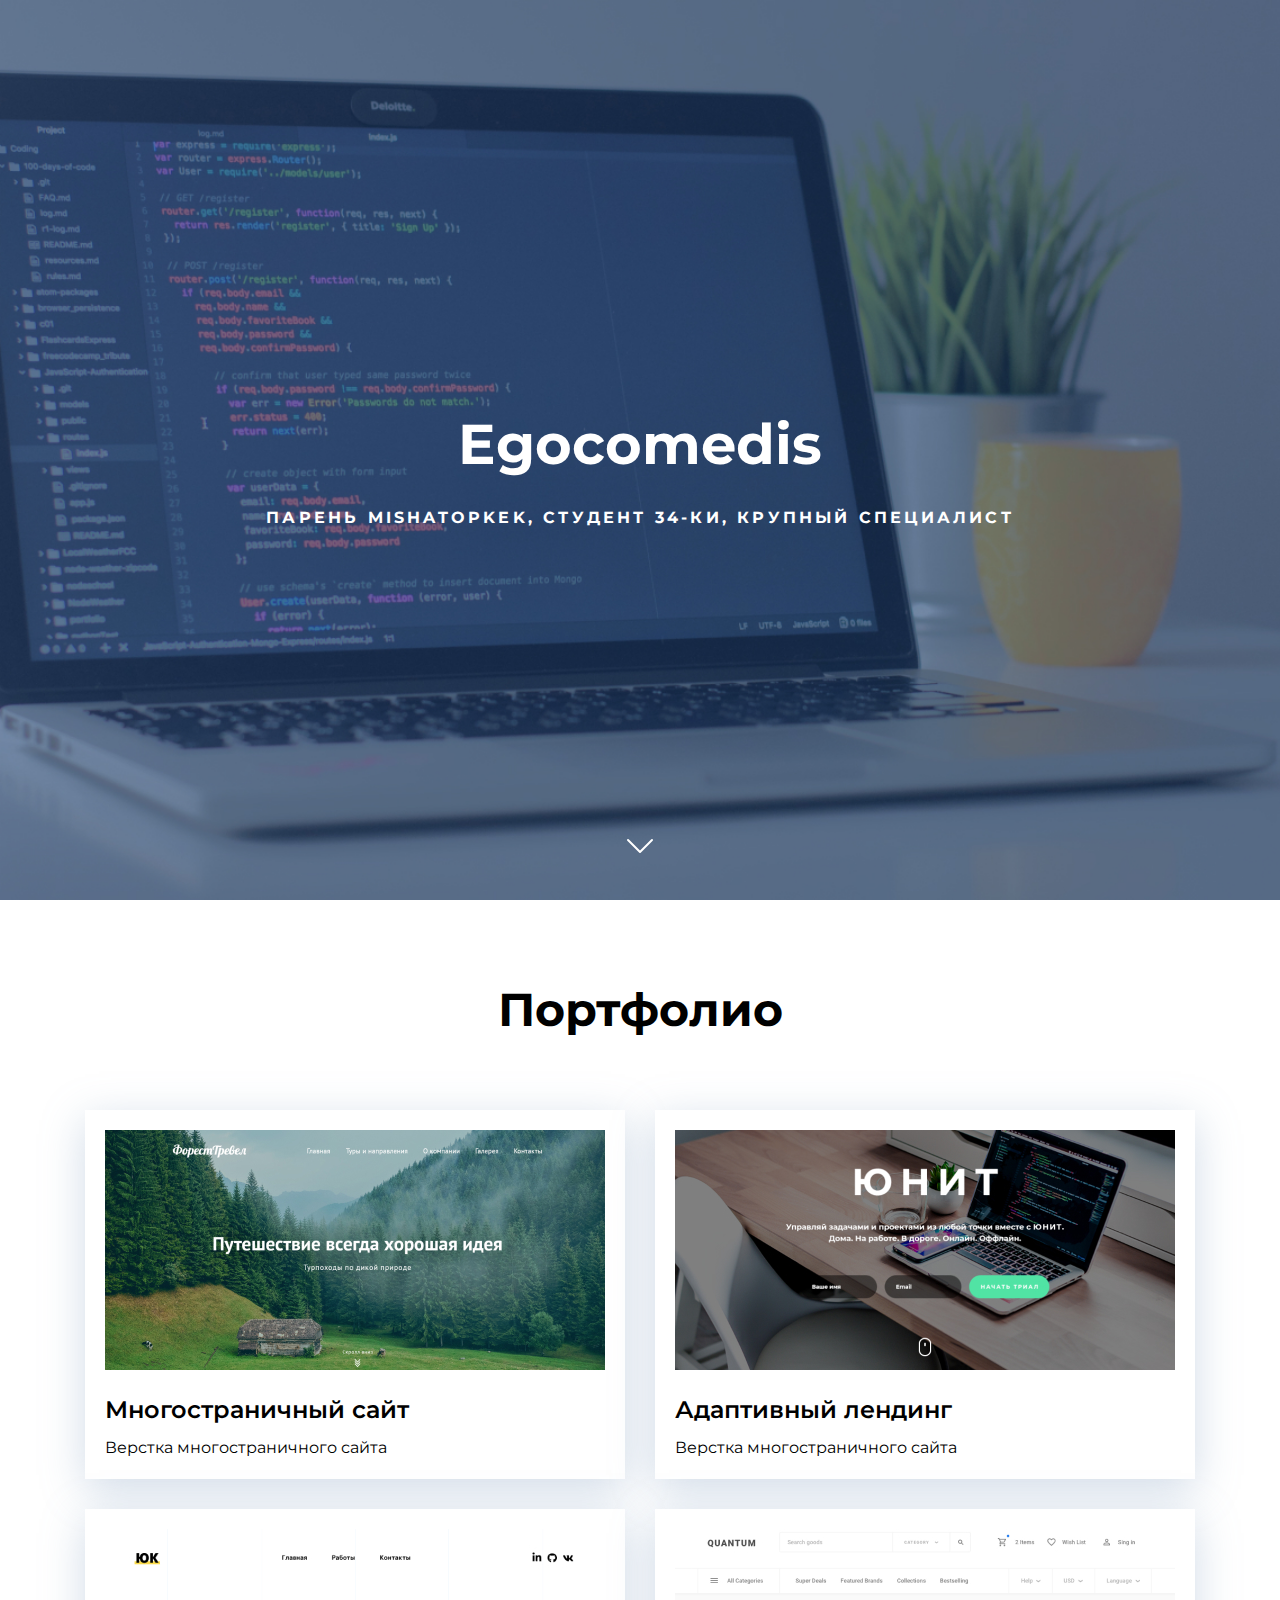
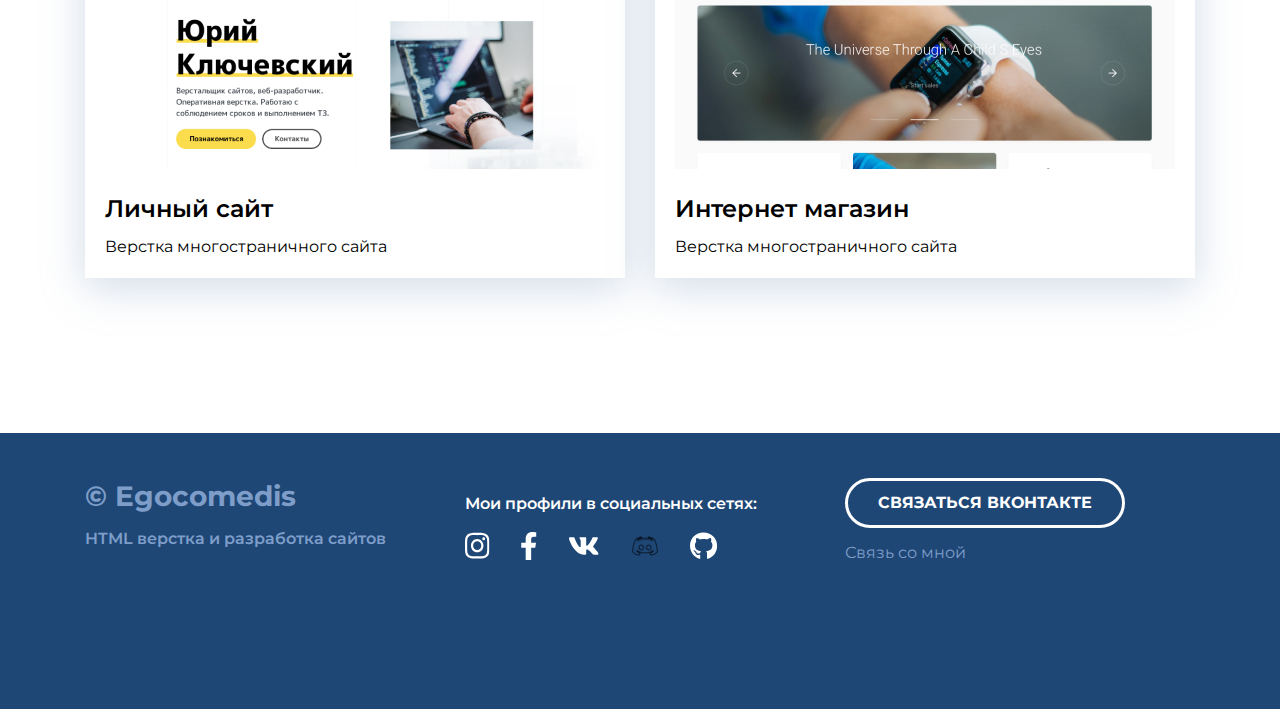
<file: index.html>
<!DOCTYPE html>
<html lang="ru">

<head>
    <meta charset="UTF-8">
    <meta name="viewport" content="width=device-width, initial-scale=1.0">
    <title>Сайт Портфолио</title>
    <link rel="stylesheet" href="./css/main.css">
    <link href="https://fonts.googleapis.com/css2?family=Montserrat:wght@400;600;700&display=swap" rel="stylesheet">
    <link rel="shortcut icon" type="image/x-icon" href="img/icons/logo.png">
</head>

<body>
    <div class="header">
        <h1 class="header-title">Egocomedis</h1>
        <p class="header-subtitle">Парень Mishatopkek, студент 34-КИ, крупный специалист</p>
        <div class="header-arrow">
            <img src="./img/header/chevron-down.svg" alt="Arrow">
        </div>
    </div>
    <div class="portfolio">
        <div class="container">
            <h2 class="portfolio-header">Портфолио</h2>
            <!-- portfolio-cards-wrapper -->
            <div class="portfolio-cards-wrapper">
                <!-- Card -->
                <div class="card">
                    <a href="forest-travel.html" class="card-link">
                        <img class="card-img" src="./img/portfolio/forest.jpg" alt="Многостраничный сайт">
                        <h3 class="card-title">Многостраничный сайт</h3>
                        <p>Верстка многостраничного сайта</p>
                    </a>
                </div>
                <!-- // Card -->
                <!-- Card -->
                <div class="card">
                    <a href="#" class="card-link">
                        <img class="card-img" src="./img/portfolio/unit.jpg" alt="Адаптивный лендинг">
                        <h3 class="card-title">Адаптивный лендинг</h3>
                        <p>Верстка многостраничного сайта</p>
                    </a>
                </div>
                <!-- // Card -->
                <!-- Card -->
                <div class="card">
                    <a href="#" class="card-link">
                        <img class="card-img" src="./img/portfolio/portfolio.jpg" alt="Личный сайт">
                        <h3 class="card-title">Личный сайт</h3>
                        <p>Верстка многостраничного сайта</p>
                    </a>
                </div>
                <!-- // Card -->
                <!-- Card -->
                <div class="card">
                    <a href="#" class="card-link">
                        <img class="card-img" src="./img/portfolio/quantum.jpg" alt="Интернет магазин">
                        <h3 class="card-title">Интернет магазин</h3>
                        <p>Верстка многостраничного сайта</p>
                    </a>
                </div>
                <!-- // Card -->
            </div>
            <!-- //portfolio-cards-wrapper -->
        </div>
    </div>
    <div class="footer">
        <div class="container">
            <div class="footer-row">
                <!-- footer-copyright -->
                <div class="footer-copyright">
                    <div class="footer-copyright-name">© Egocomedis</div>
                    <p>HTML верстка и разработка сайтов</p>
                </div>
                <!-- // footer-copyright -->
                <!-- footer-icons -->
                <div class="footer-icons">
                    <p>Мои профили в социальных сетях:</p>
                    <div class="footer-icons-row">
                        <a href="#">
                            <img src="./img/icons/instagram.svg" alt="instagram">
                        </a>
                        <a href="#">
                            <img src="./img/icons/facebook.svg" alt="facebook">
                        </a>
                        <a href="#">
                            <img src="./img/icons/vk.svg" alt="vk">
                        </a>
                        <a href="#">
                            <img src="./img/icons/discord.png" alt="discord">
                        </a>
                        <a href="https://github.com/Egocomedis">
                            <img src="./img/icons/github.svg" alt="github">
                        </a>
                    </div>
                </div>
                <!-- // footer-icons -->
                <!-- footer-contacts -->
                <div class="footer-contacts">
                    <a href="#" class="footer-button">Связаться Вконтакте</a>
                    <p>Связь со мной</p>
                </div>
                <!-- // footer-contacts -->
            </div>
        </div>
    </div>
</body>

</html>
</file>
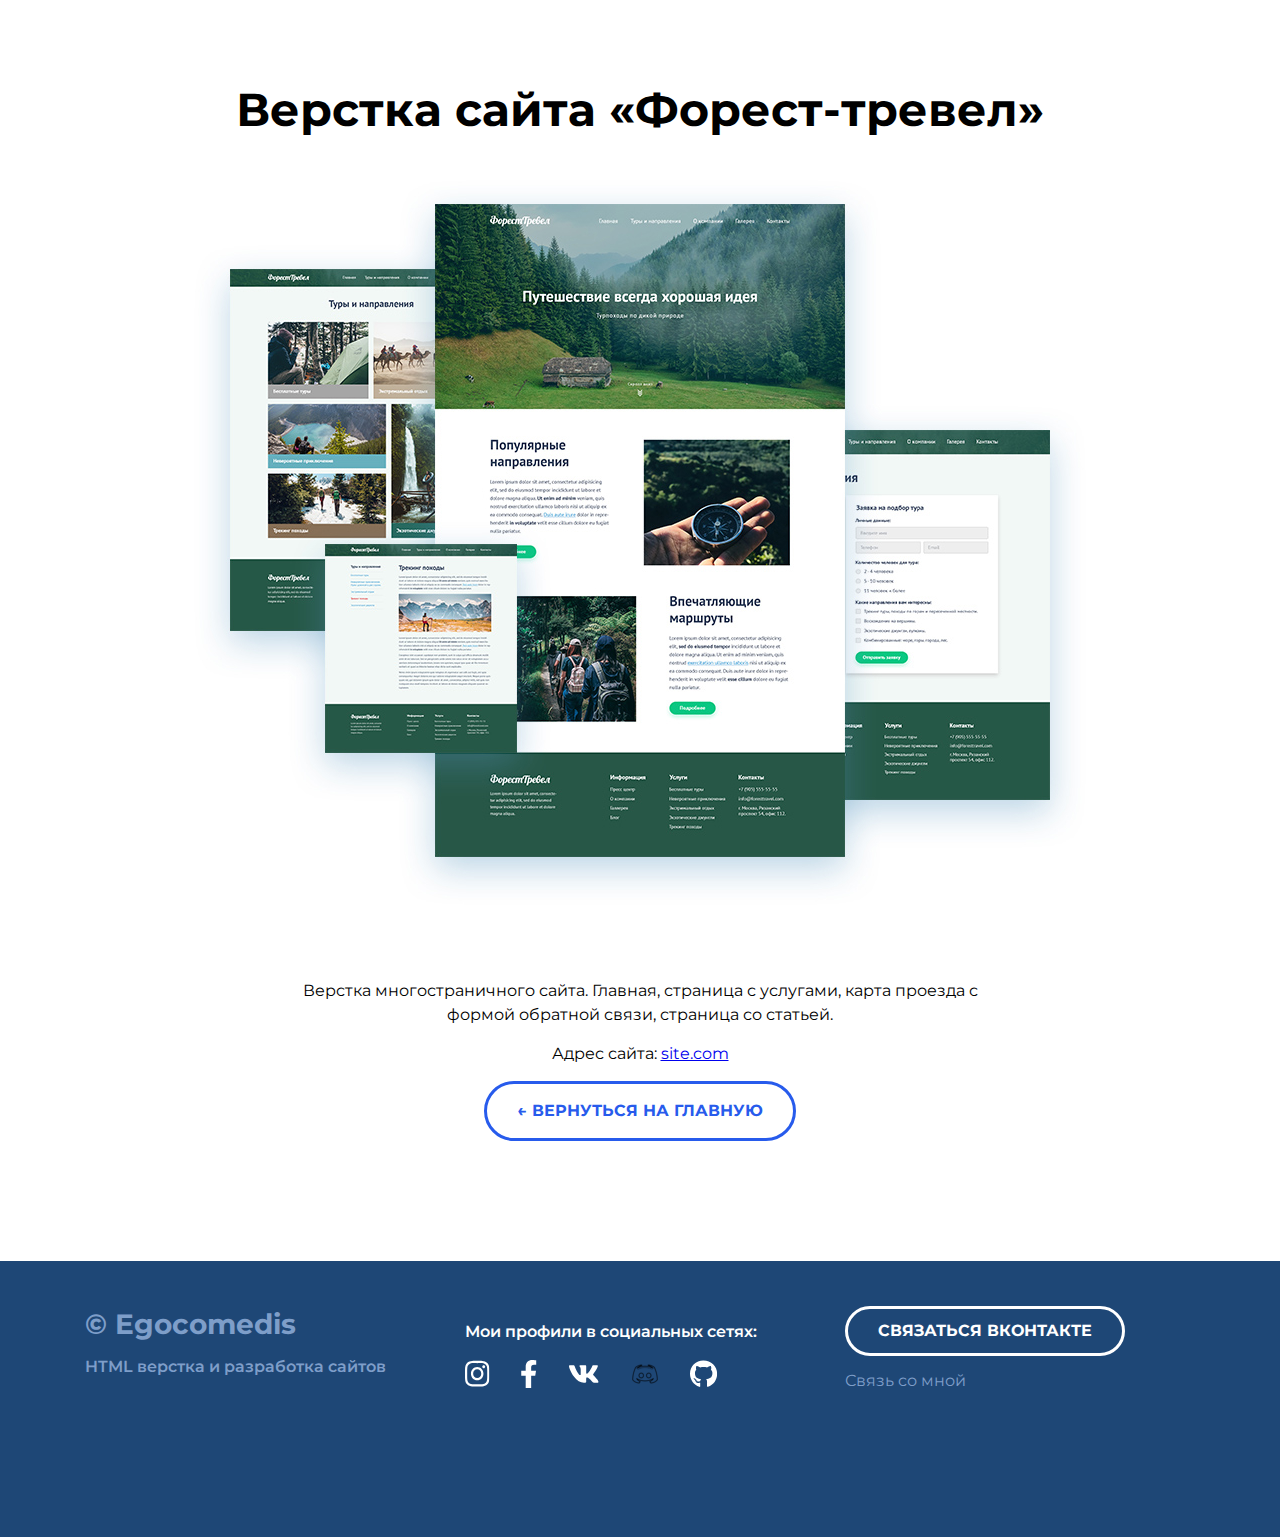
<file: forest-travel.html>
<!DOCTYPE html>
<html lang="ru">

<head>
    <meta charset="UTF-8">
    <meta name="viewport" content="width=device-width, initial-scale=1.0">
    <title>Проект "Форест тревел"</title>
    <link rel="stylesheet" href="./css/main.css">
    <link href="https://fonts.googleapis.com/css2?family=Montserrat:wght@400;600;700&display=swap" rel="stylesheet">
    <link rel="shortcut icon" type="image/x-icon" href="img/icons/logo.png">
</head>

<body>
    <div class="project">
        <div class="container">
            <h1 class="project-header">Верстка сайта «Форест-тревел»</h1>
            <div class="project-img">
                <img src="./img/projects/forest-full.jpg" alt="Верстка сайта «Форест-тревел»">
            </div>
            <div class="project-description">
                <p>Верстка многостраничного сайта. Главная, страница с услугами, карта проезда с формой обратной связи, страница со статьей.</p>
                <p>Адрес сайта: <a href="#">site.com</a></p>
            </div>
            <a href="index.html" class="project-btn-back">← ВЕРНУТЬСЯ НА ГЛАВНУЮ</a>
        </div>
    </div>
    <div class="footer">
        <div class="container">
            <div class="footer-row">
                <!-- footer-copyright -->
                <div class="footer-copyright">
                    <div class="footer-copyright-name">© Egocomedis</div>
                    <p>HTML верстка и разработка сайтов</p>
                </div>
                <!-- // footer-copyright -->
                <!-- footer-icons -->
                <div class="footer-icons">
                    <p>Мои профили в социальных сетях:</p>
                    <div class="footer-icons-row">
                        <a href="https://www.instagram.com/egocomedis/?hl=ru">
                            <img src="./img/icons/instagram.svg" alt="instagram">
                        </a>
                        <a href="https://www.facebook.com/profile.php?id=100017299028924">
                            <img src="./img/icons/facebook.svg" alt="facebook">
                        </a>
                        <a href="https://vk.com/id236872274">
                            <img src="./img/icons/vk.svg" alt="vk">
                        </a>
                        <a href="https://discord.com/channels/@me">
                            <img src="./img/icons/discord.png" alt="discord">
                        </a>
                        <a href="https://github.com/Egocomedis">
                            <img src="./img/icons/github.svg" alt="github">
                        </a>
                    </div>
                </div>
                <!-- // footer-icons -->
                <!-- footer-contacts -->
                <div class="footer-contacts">
                    <a href="https://vk.com/id236872274" class="footer-button">Связаться Вконтакте</a>
                    <p>Связь со мной</p>
                </div>
                <!-- // footer-contacts -->
            </div>
        </div>
    </div>
</body>

</html>
</file>
<file: css/main.css>
* {
    box-sizing: border-box;
}

body {
    margin: 0;
    /*Убираем все отступы по умолчанию*/
    font-family: 'Montserrat', sans-serif;
    /*Указываем тип шрифта на всей странице*/
    color: #000000;
}

.container {
    max-width: 1110px;
    /*Больше 1110 пкиселей контейней не станет*/
    margin-left: auto;
    /*Выравниваем по левому краю относительно блочной модели*/
    margin-right: auto;
    /*Выравниваем по правому краю относительно блочной модели*/
}

/***************
	 Header
****************/

.header {
    margin: 0;
    /*Убираем отступы по умолчанию*/

    display: flex;
    /*Задаем флекс-бокс модель*/
    flex-direction: column;
    /*Выстраивает текст в колонку (основная ось Y)*/
    justify-content: center;
    /*Выравниваем вертикально по центру (по основной оси Y)*/
    align-items: center;
    /*Выравниваем горизонтально (по поперечной оси X)*/
    position: relative;
    /*Мы указываем, что он родитель для елементов,
    которые лежат внури него и имеею свойство absolute*/

    width: 100%;
    /*Задаем ширину*/
    height: 100vh;
    /*vh - Это проценты от высоты окна*/

    background-color: #556983;
    /*Цвет фона*/
    background-image: url("./../img/header/header-bg.jpg");
    /*картинка на фоне*/
    background-size: cover;
    /*Заполняем блок изображением с помощью свойства cover*/
    background-position: center;
    /*Ставит изображение по центру*/
}

.header-title {
    margin-bottom: 25px;
    /*Оступ вниз*/

    font-weight: 700;
    /*Толщина шрифта*/
    font-size: 56px;
    /*Размер шрифта*/
    line-height: 130%;
    /*Высота строки 1.3 * 56 = 72.8*/

    text-align: center;
    /*Текст по центру*/

    color: #FFFFFF;
    /*Цвет*/
}

.header-subtitle {
    margin: 0;

    font-weight: bold;
    font-size: 16px;
    line-height: 150%;

    text-align: center;
    letter-spacing: 0.2em;
    /*Расстояние между буквами*/
    text-transform: uppercase;
    /*Перевод текста в верхний регистр*/

    color: #FFFFFF;
}

.header-arrow {
    width: 48px;
    height: 48px;

    /*background-color: red;*/

    position: absolute;
    /*Размещаем его абсолютно, т.е поверх всего остального.
    Можно сказать, что мы размещаем его на отдельный слой,
    поверх всего остального*/
    bottom: 30px;
    /*Указываем, что он находиться снизу от своего родителя header,
    и имеет оступ 30 пикселей*/
    left: 50%;
    /*Двигаем его влево на половину страницы*/
    transform: translate(-50%, 0);
    /*Мы пододвинем его отрицательно влево, ровно на половину его ширины*/
}

/***************
	Portfolio
****************/

.portfolio {
    padding-top: 80px;
    /*Отступ сверху*/
    padding-bottom: 155px;
    /*Отступ снизу*/
}

.portfolio-header {
    margin: 0;
    margin-bottom: 70px;
    font-weight: 700;
    font-size: 46px;
    line-height: 130%;
    text-align: center;
    color: #000000;
}

.portfolio-cards-wrapper {
    display: flex;
    /*Начинаем флексить. Краточки выстроились вряд*/
    flex-wrap: wrap;
    /*Перенос карточек на новую строку если надо*/
    justify-content: space-between;
}

.card {
    margin-bottom: 30px;
    /*Делаем отсуп вниз у карточек на 30 пикселей*/
    max-width: 540px;
    background-color: #fff;
    box-shadow: 0px 10px 40px rgba(126, 155, 189, 0.35);
    /*Тень для блока*/
    transition: transform 0.2s ease-in;
}

.card:hover {
    transform: translateY(-15px);
    /*Перемещение карточки вверх на 15 пикселей*/
}

.card-link {
    color: black;
    padding: 20px;
    /*Внутренние отступы с каждой стороны*/
    text-decoration: none;
    display: block;
    transition: color: 0.2s ease-in;
}

.card-link:hover {
    color: rgb(39, 91, 236);
}

.card:last-child,
.card:nth-last-child(2) {
    /*Выбираем последнюю карточку и пред-последнюю карточку(Через запятую)*/
    margin-bottom: 0;
    /*Убираем отступ снизу*/
}

.card-img {
    margin-bottom: 20px;
}

.card-title {
    margin: 0;
    margin-bottom: 13px;
    font-weight: 600;
    font-size: 24px;
    line-height: 130%;
}

.card p {
    /*Мы выбираем все теги "р" которые лежат в елементе с классом "card"*/
    margin: 0;
    font-size: 16px;
    line-height: 130%;
}

/***************
	 Footer
****************/

.footer {
    padding-top: 45px;
    padding-bottom: 130px;
    background: #1E4776;
    color: #fff;
}

.footer-row {
    display: flex;
    justify-content: space-between;
}

.footer-copyright {
    max-width: 350px;
    flex-grow: 1;
    color: #7E9EC9;
    line-height: 1.3;
}

.footer-copyright-name {
    font-weight: 700;
    font-size: 28px;
    line-height: 130%;
    margin-bottom: 15px;
}

.footer-copyright p {
    margin: 0;
    margin-bottom: 15px;
    font-weight: 600;
    font-size: 16px;
    line-height: 130%;
}

.footer-icons {
    max-width: 350px;
    flex-grow: 1;
}

.footer-icons p {
    font-weight: 600;
    font-size: 16px;
    line-height: 130%;
}

.footer-icons-row {
    display: flex;
    align-items: center;
}

.footer-icons-row>*+* {
    /*Мы выбираем начиная со 2-го тега, находящеегося на 1-м уровне сложенности,
	внутри блока "footer-icons-row"*/
    margin-left: 30px;
}

.footer-contacts {
    max-width: 350px;
    flex-grow: 1;
}

.footer-contacts p {
    margin: 15px 0;
    font-size: 16px;
    line-height: 1.3;
    color: #7E9EC9;
}

.footer-button {
    display: inline-block;
    height: 50px;
    padding-left: 30px;
    padding-right: 30px;

    border: 3px solid #FFFFFF;
    border-radius: 50px;
    color: #fff;
    line-height: 44px;

    font-weight: 700;
    font-size: 16px;
    text-transform: uppercase;
    text-decoration: none;

    transition: all 0.2s ease-in;
}

.footer-button:hover {
    background-color: white;
    color: #1E4776;
}

/***************
	 Project
****************/

.project {
    padding-top: 80px;
    padding-bottom: 120px;
    text-align: center;
}

.project-header {
    margin: 0;
    margin-bottom: 40px;
    font-weight: bold;
    font-size: 46px;
    line-height: 1.3;
}

.project-img {
    margin-bottom: 70px;
}

.project-description {
    max-width: 730px;
    margin-bottom: 60px;
    margin: 0 auto;
}

.project-description p {
    margin-top: 0;
    margin-bottom: 15px;
    font-weight: normal;
    font-size: 16px;
    line-height: 1.5;
}

.project-btn-back {
    display: inline-block;
    height: 60px;
    padding-left: 30px;
    padding-right: 30px;

    border: 3px solid #275BEC;
    border-radius: 50px;
    color: #275BEC;
    line-height: 54px;

    font-weight: 700;
    font-size: 16px;
    text-transform: uppercase;
    text-decoration: none;

    transition: all 0.2s ease-in;
}

.project-btn-back:hover {
    background-color: #275BEC;
    color: #fff;
}
</file>
